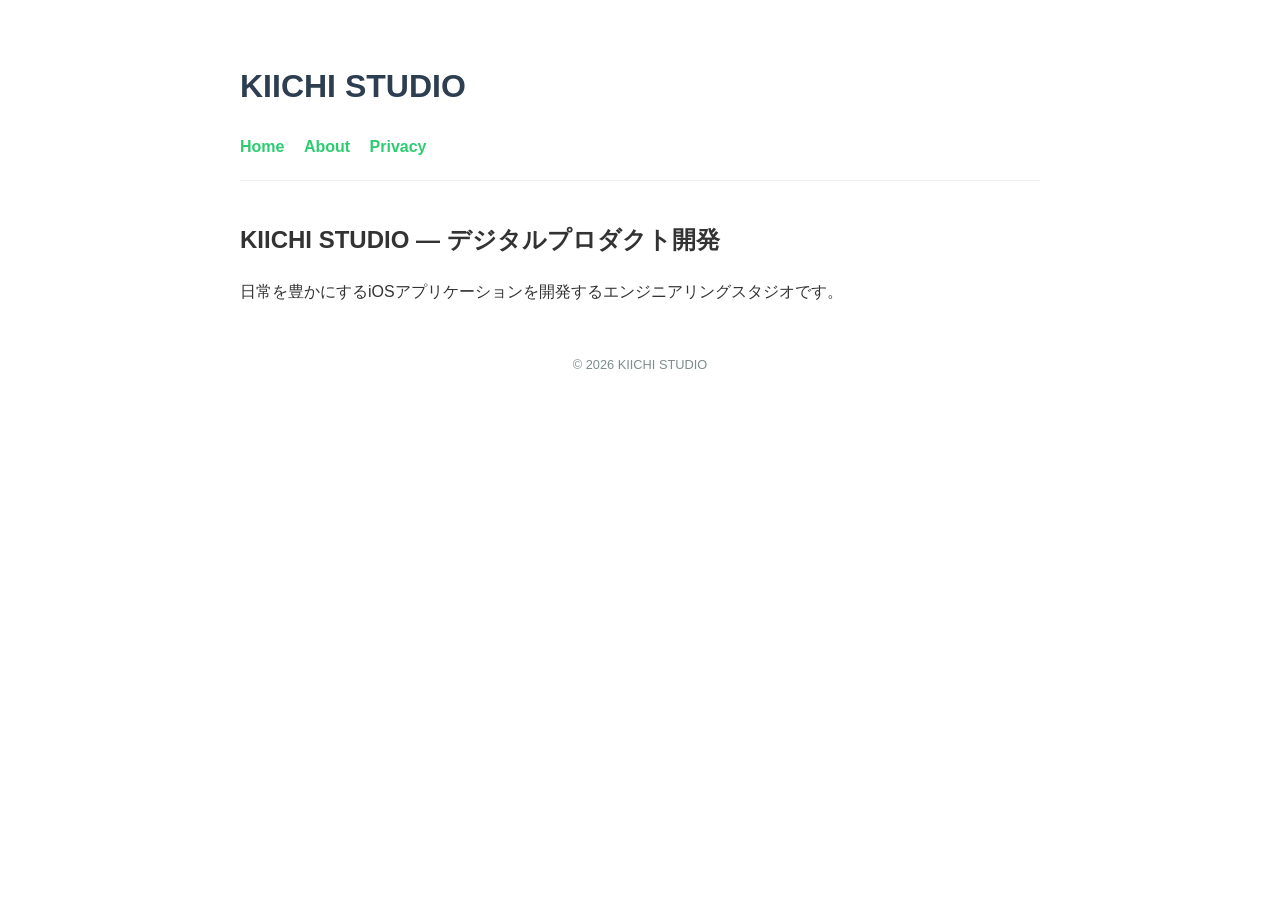
<file: index.html>
<!DOCTYPE html>
<html lang="ja">
<head>
    <meta charset="UTF-8">
    <title>KIICHI STUDIO</title>
    <link rel="stylesheet" href="style.css">
</head>
<body>
    <header>
        <h1>KIICHI STUDIO</h1>
        <nav>
            <a href="index.html">Home</a>
            <a href="about.html">About</a>
            <a href="privacy.html">Privacy</a>
        </nav>
    </header>
    <section class="section">
        <h2>KIICHI STUDIO — デジタルプロダクト開発</h2>
        <p>日常を豊かにするiOSアプリケーションを開発するエンジニアリングスタジオです。</p>
    </section>
    <footer>&copy; 2026 KIICHI STUDIO</footer>
</body>
</html>
</file>
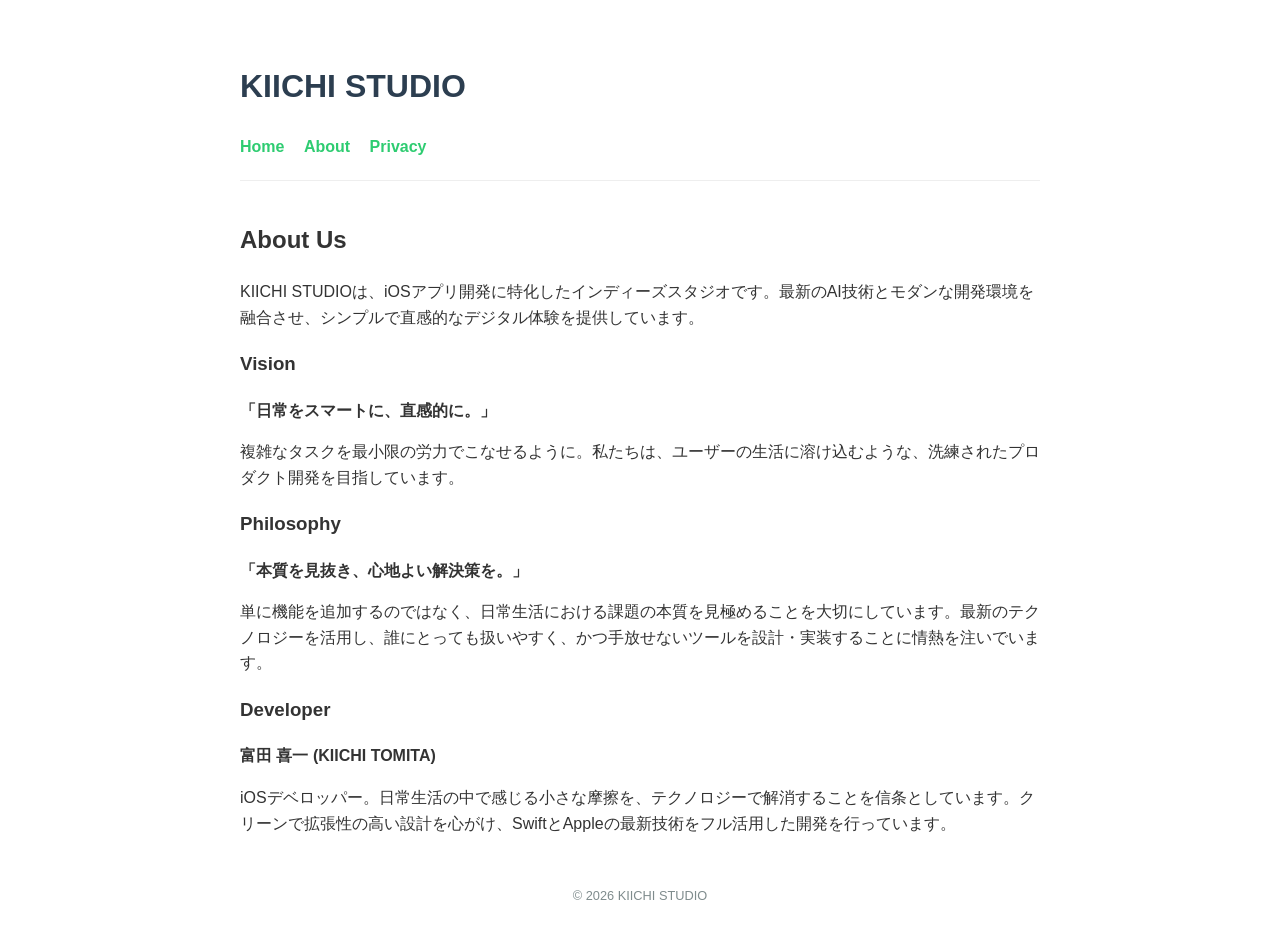
<file: about.html>
<!DOCTYPE html>
<html lang="ja">
<head>
    <meta charset="UTF-8">
    <title>About | KIICHI STUDIO</title>
    <link rel="stylesheet" href="style.css">
</head>
<body>
    <header>
        <h1>KIICHI STUDIO</h1>
        <nav>
            <a href="index.html">Home</a>
            <a href="about.html">About</a>
            <a href="privacy.html">Privacy</a>
        </nav>
    </header>

    <section class="section">
        <h2>About Us</h2>
        <p>KIICHI STUDIOは、iOSアプリ開発に特化したインディーズスタジオです。最新のAI技術とモダンな開発環境を融合させ、シンプルで直感的なデジタル体験を提供しています。</p>

        <h3>Vision</h3>
        <p><strong>「日常をスマートに、直感的に。」</strong></p>
        <p>複雑なタスクを最小限の労力でこなせるように。私たちは、ユーザーの生活に溶け込むような、洗練されたプロダクト開発を目指しています。</p>

        <h3>Philosophy</h3>
        <p><strong>「本質を見抜き、心地よい解決策を。」</strong></p>
        <p>単に機能を追加するのではなく、日常生活における課題の本質を見極めることを大切にしています。最新のテクノロジーを活用し、誰にとっても扱いやすく、かつ手放せないツールを設計・実装することに情熱を注いでいます。</p>

        <h3>Developer</h3>
        <p><strong>富田 喜一 (KIICHI TOMITA)</strong></p>
        <p>iOSデベロッパー。日常生活の中で感じる小さな摩擦を、テクノロジーで解消することを信条としています。クリーンで拡張性の高い設計を心がけ、SwiftとAppleの最新技術をフル活用した開発を行っています。</p>
    </section>

    <footer>&copy; 2026 KIICHI STUDIO</footer>
</body>
</html>
</file>
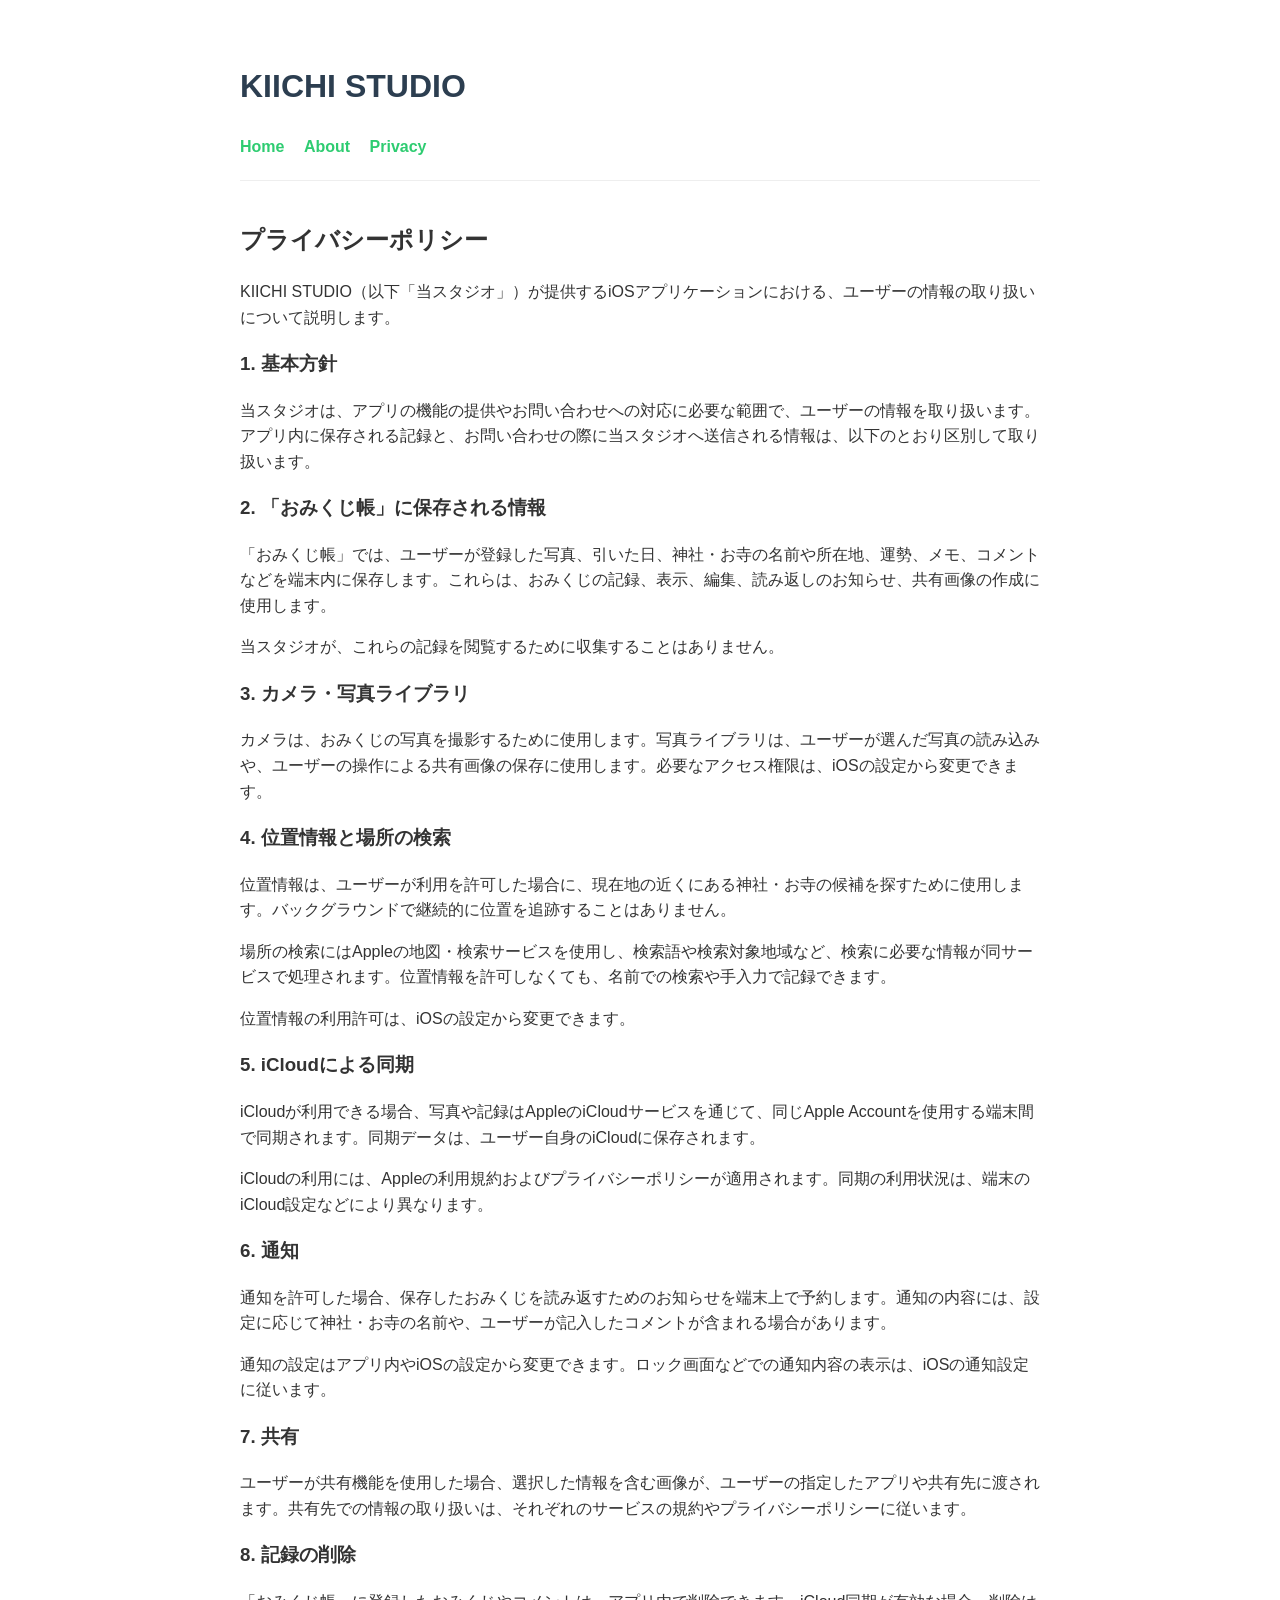
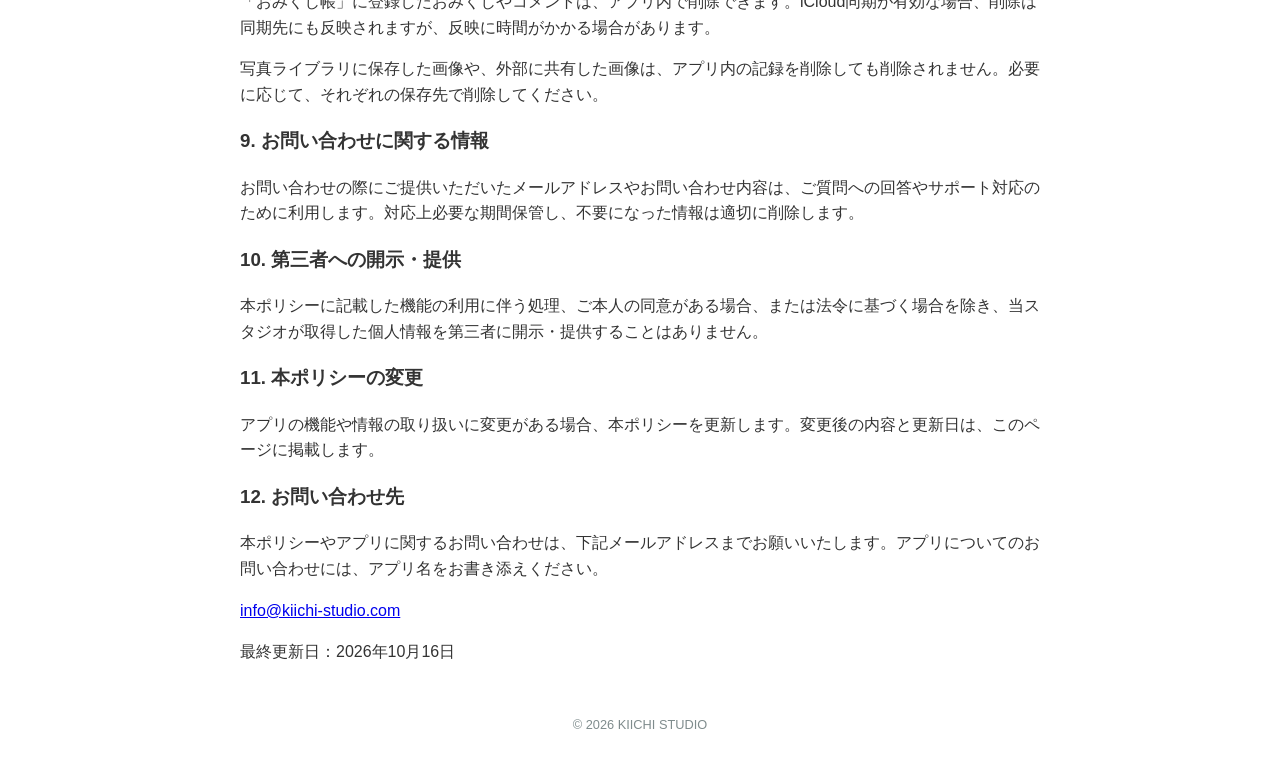
<file: omikujicho-privacy.html>
<!DOCTYPE html>
<html lang="ja">
<head>
    <meta charset="UTF-8">
    <meta name="viewport" content="width=device-width, initial-scale=1">
    <title>Privacy Policy | KIICHI STUDIO</title>
    <link rel="stylesheet" href="style.css">
</head>
<body>
    <header>
        <h1>KIICHI STUDIO</h1>
        <nav>
            <a href="index.html">Home</a>
            <a href="about.html">About</a>
            <a href="privacy.html">Privacy</a>
        </nav>
    </header>

    <section class="section">
        <h2>プライバシーポリシー</h2>
        <p>KIICHI STUDIO（以下「当スタジオ」）が提供するiOSアプリケーションにおける、ユーザーの情報の取り扱いについて説明します。</p>

        <h3>1. 基本方針</h3>
        <p>当スタジオは、アプリの機能の提供やお問い合わせへの対応に必要な範囲で、ユーザーの情報を取り扱います。アプリ内に保存される記録と、お問い合わせの際に当スタジオへ送信される情報は、以下のとおり区別して取り扱います。</p>

        <h3>2. 「おみくじ帳」に保存される情報</h3>
        <p>「おみくじ帳」では、ユーザーが登録した写真、引いた日、神社・お寺の名前や所在地、運勢、メモ、コメントなどを端末内に保存します。これらは、おみくじの記録、表示、編集、読み返しのお知らせ、共有画像の作成に使用します。</p>
        <p>当スタジオが、これらの記録を閲覧するために収集することはありません。</p>

        <h3>3. カメラ・写真ライブラリ</h3>
        <p>カメラは、おみくじの写真を撮影するために使用します。写真ライブラリは、ユーザーが選んだ写真の読み込みや、ユーザーの操作による共有画像の保存に使用します。必要なアクセス権限は、iOSの設定から変更できます。</p>

        <h3>4. 位置情報と場所の検索</h3>
        <p>位置情報は、ユーザーが利用を許可した場合に、現在地の近くにある神社・お寺の候補を探すために使用します。バックグラウンドで継続的に位置を追跡することはありません。</p>
        <p>場所の検索にはAppleの地図・検索サービスを使用し、検索語や検索対象地域など、検索に必要な情報が同サービスで処理されます。位置情報を許可しなくても、名前での検索や手入力で記録できます。</p>
        <p>位置情報の利用許可は、iOSの設定から変更できます。</p>

        <h3>5. iCloudによる同期</h3>
        <p>iCloudが利用できる場合、写真や記録はAppleのiCloudサービスを通じて、同じApple Accountを使用する端末間で同期されます。同期データは、ユーザー自身のiCloudに保存されます。</p>
        <p>iCloudの利用には、Appleの利用規約およびプライバシーポリシーが適用されます。同期の利用状況は、端末のiCloud設定などにより異なります。</p>

        <h3>6. 通知</h3>
        <p>通知を許可した場合、保存したおみくじを読み返すためのお知らせを端末上で予約します。通知の内容には、設定に応じて神社・お寺の名前や、ユーザーが記入したコメントが含まれる場合があります。</p>
        <p>通知の設定はアプリ内やiOSの設定から変更できます。ロック画面などでの通知内容の表示は、iOSの通知設定に従います。</p>

        <h3>7. 共有</h3>
        <p>ユーザーが共有機能を使用した場合、選択した情報を含む画像が、ユーザーの指定したアプリや共有先に渡されます。共有先での情報の取り扱いは、それぞれのサービスの規約やプライバシーポリシーに従います。</p>

        <h3>8. 記録の削除</h3>
        <p>「おみくじ帳」に登録したおみくじやコメントは、アプリ内で削除できます。iCloud同期が有効な場合、削除は同期先にも反映されますが、反映に時間がかかる場合があります。</p>
        <p>写真ライブラリに保存した画像や、外部に共有した画像は、アプリ内の記録を削除しても削除されません。必要に応じて、それぞれの保存先で削除してください。</p>

        <h3>9. お問い合わせに関する情報</h3>
        <p>お問い合わせの際にご提供いただいたメールアドレスやお問い合わせ内容は、ご質問への回答やサポート対応のために利用します。対応上必要な期間保管し、不要になった情報は適切に削除します。</p>

        <h3>10. 第三者への開示・提供</h3>
        <p>本ポリシーに記載した機能の利用に伴う処理、ご本人の同意がある場合、または法令に基づく場合を除き、当スタジオが取得した個人情報を第三者に開示・提供することはありません。</p>

        <h3>11. 本ポリシーの変更</h3>
        <p>アプリの機能や情報の取り扱いに変更がある場合、本ポリシーを更新します。変更後の内容と更新日は、このページに掲載します。</p>

        <h3>12. お問い合わせ先</h3>
        <p>本ポリシーやアプリに関するお問い合わせは、下記メールアドレスまでお願いいたします。アプリについてのお問い合わせには、アプリ名をお書き添えください。</p>
        <p><a href="mailto:info@kiichi-studio.com">info@kiichi-studio.com</a></p>

        <p>最終更新日：2026年10月16日</p>
    </section>

    <footer>&copy; 2026 KIICHI STUDIO</footer>
</body>
</html>
</file>
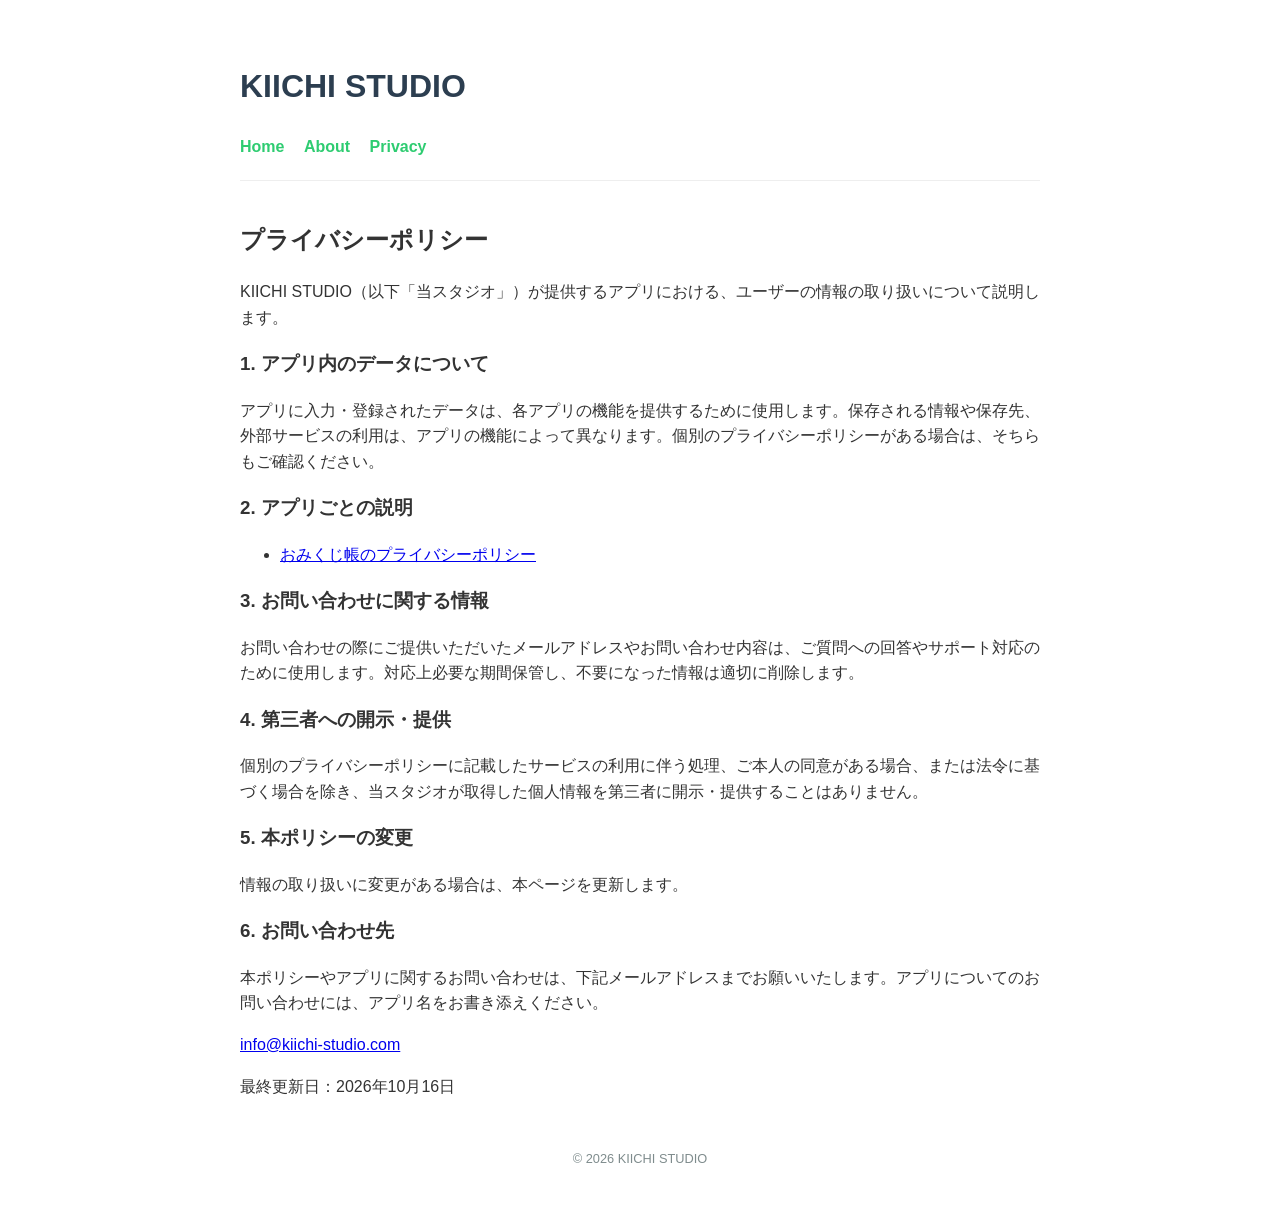
<file: privacy.html>
<!DOCTYPE html>
<html lang="ja">
<head>
    <meta charset="UTF-8">
    <meta name="viewport" content="width=device-width, initial-scale=1">
    <title>Privacy Policy | KIICHI STUDIO</title>
    <link rel="stylesheet" href="style.css">
</head>
<body>
    <header>
        <h1>KIICHI STUDIO</h1>
        <nav>
            <a href="index.html">Home</a>
            <a href="about.html">About</a>
            <a href="privacy.html">Privacy</a>
        </nav>
    </header>

    <section class="section">
        <h2>プライバシーポリシー</h2>
        <p>KIICHI STUDIO（以下「当スタジオ」）が提供するアプリにおける、ユーザーの情報の取り扱いについて説明します。</p>

        <h3>1. アプリ内のデータについて</h3>
        <p>アプリに入力・登録されたデータは、各アプリの機能を提供するために使用します。保存される情報や保存先、外部サービスの利用は、アプリの機能によって異なります。個別のプライバシーポリシーがある場合は、そちらもご確認ください。</p>

        <h3>2. アプリごとの説明</h3>
        <ul>
            <li><a href="omikujicho-privacy.html">おみくじ帳のプライバシーポリシー</a></li>
        </ul>

        <h3>3. お問い合わせに関する情報</h3>
        <p>お問い合わせの際にご提供いただいたメールアドレスやお問い合わせ内容は、ご質問への回答やサポート対応のために使用します。対応上必要な期間保管し、不要になった情報は適切に削除します。</p>

        <h3>4. 第三者への開示・提供</h3>
        <p>個別のプライバシーポリシーに記載したサービスの利用に伴う処理、ご本人の同意がある場合、または法令に基づく場合を除き、当スタジオが取得した個人情報を第三者に開示・提供することはありません。</p>

        <h3>5. 本ポリシーの変更</h3>
        <p>情報の取り扱いに変更がある場合は、本ページを更新します。</p>

        <h3>6. お問い合わせ先</h3>
        <p>本ポリシーやアプリに関するお問い合わせは、下記メールアドレスまでお願いいたします。アプリについてのお問い合わせには、アプリ名をお書き添えください。</p>
        <p><a href="mailto:info@kiichi-studio.com">info@kiichi-studio.com</a></p>

        <p>最終更新日：2026年10月16日</p>
    </section>

    <footer>&copy; 2026 KIICHI STUDIO</footer>
</body>
</html>
</file>
<file: style.css>
body { font-family: -apple-system, BlinkMacSystemFont, "Segoe UI", Roboto, sans-serif; line-height: 1.6; color: #333; max-width: 800px; margin: 0 auto; padding: 40px 20px; }
header { border-bottom: 1px solid #eee; padding-bottom: 20px; margin-bottom: 40px; }
nav a { margin-right: 15px; text-decoration: none; color: #2ecc71; font-weight: bold; }
h1 { color: #2c3e50; }
.section { margin-bottom: 40px; }
footer { margin-top: 50px; font-size: 0.8em; color: #7f8c8d; text-align: center; }
</file>
